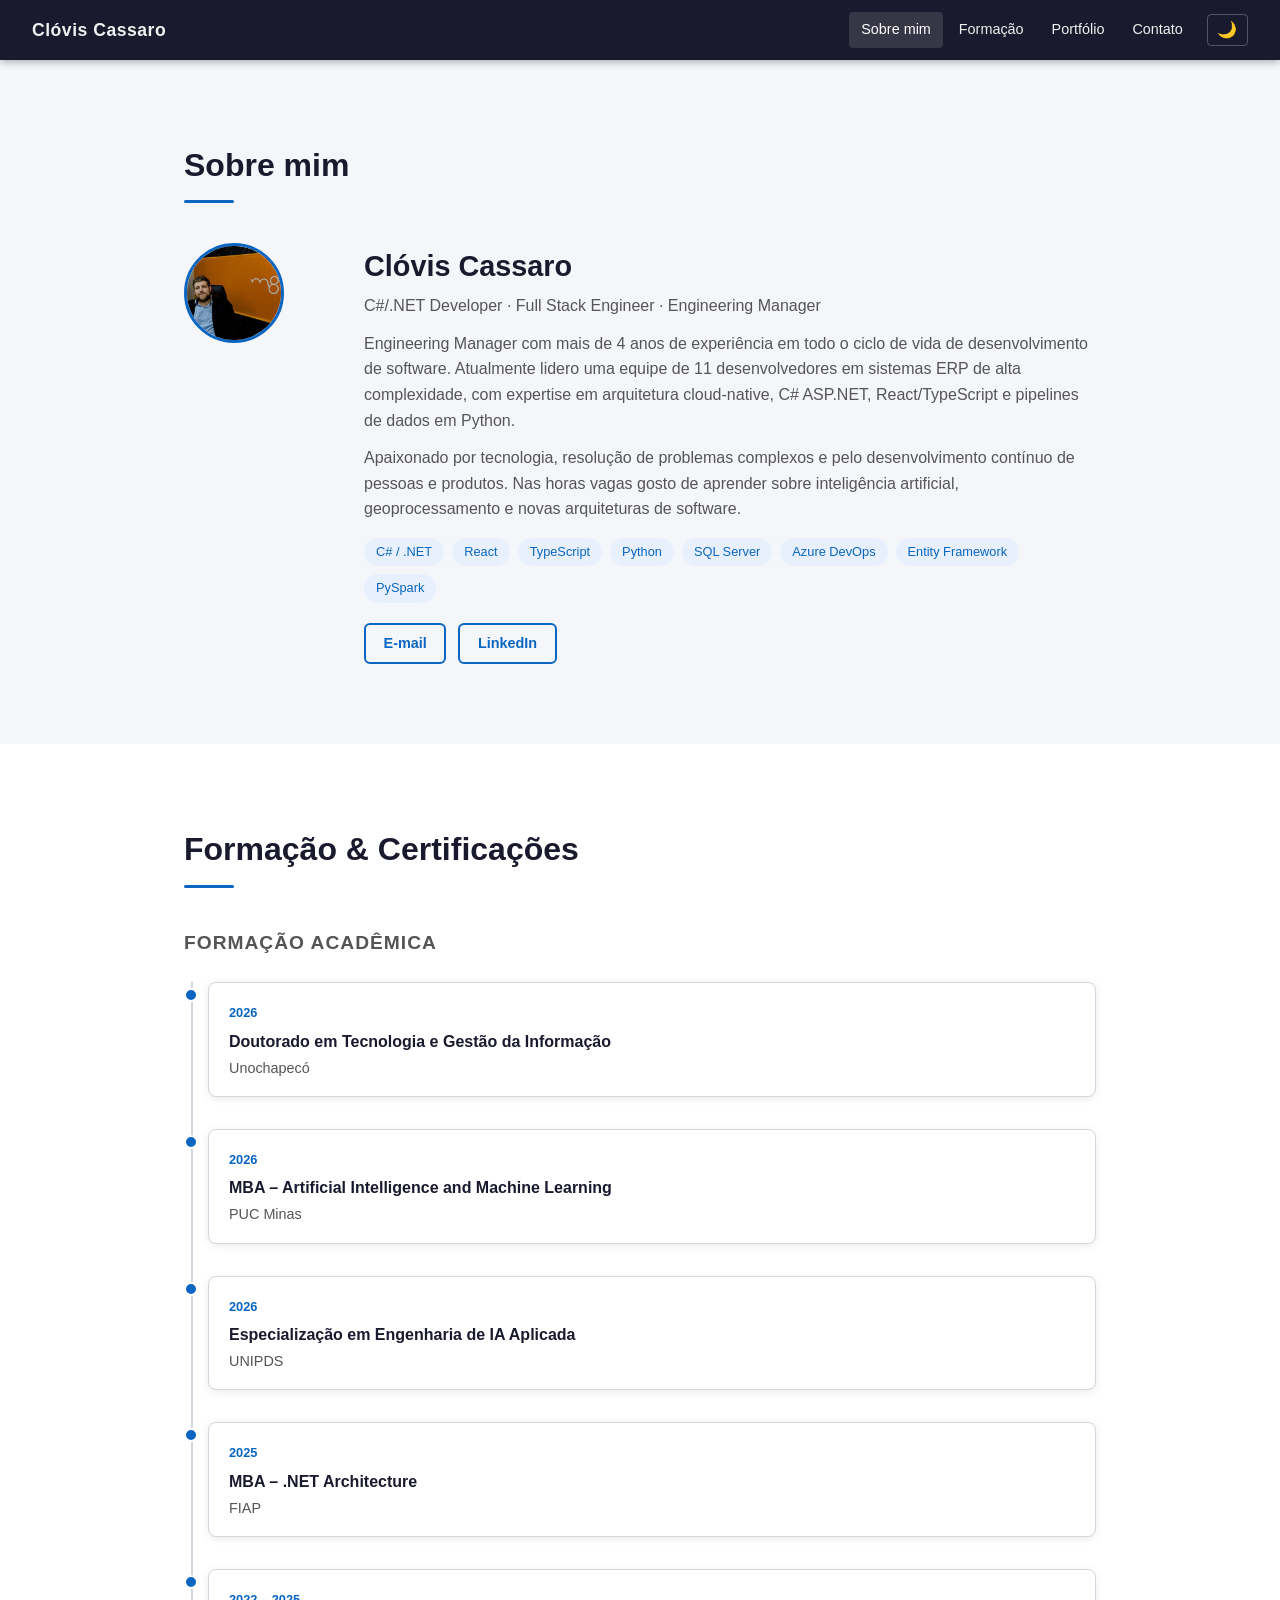
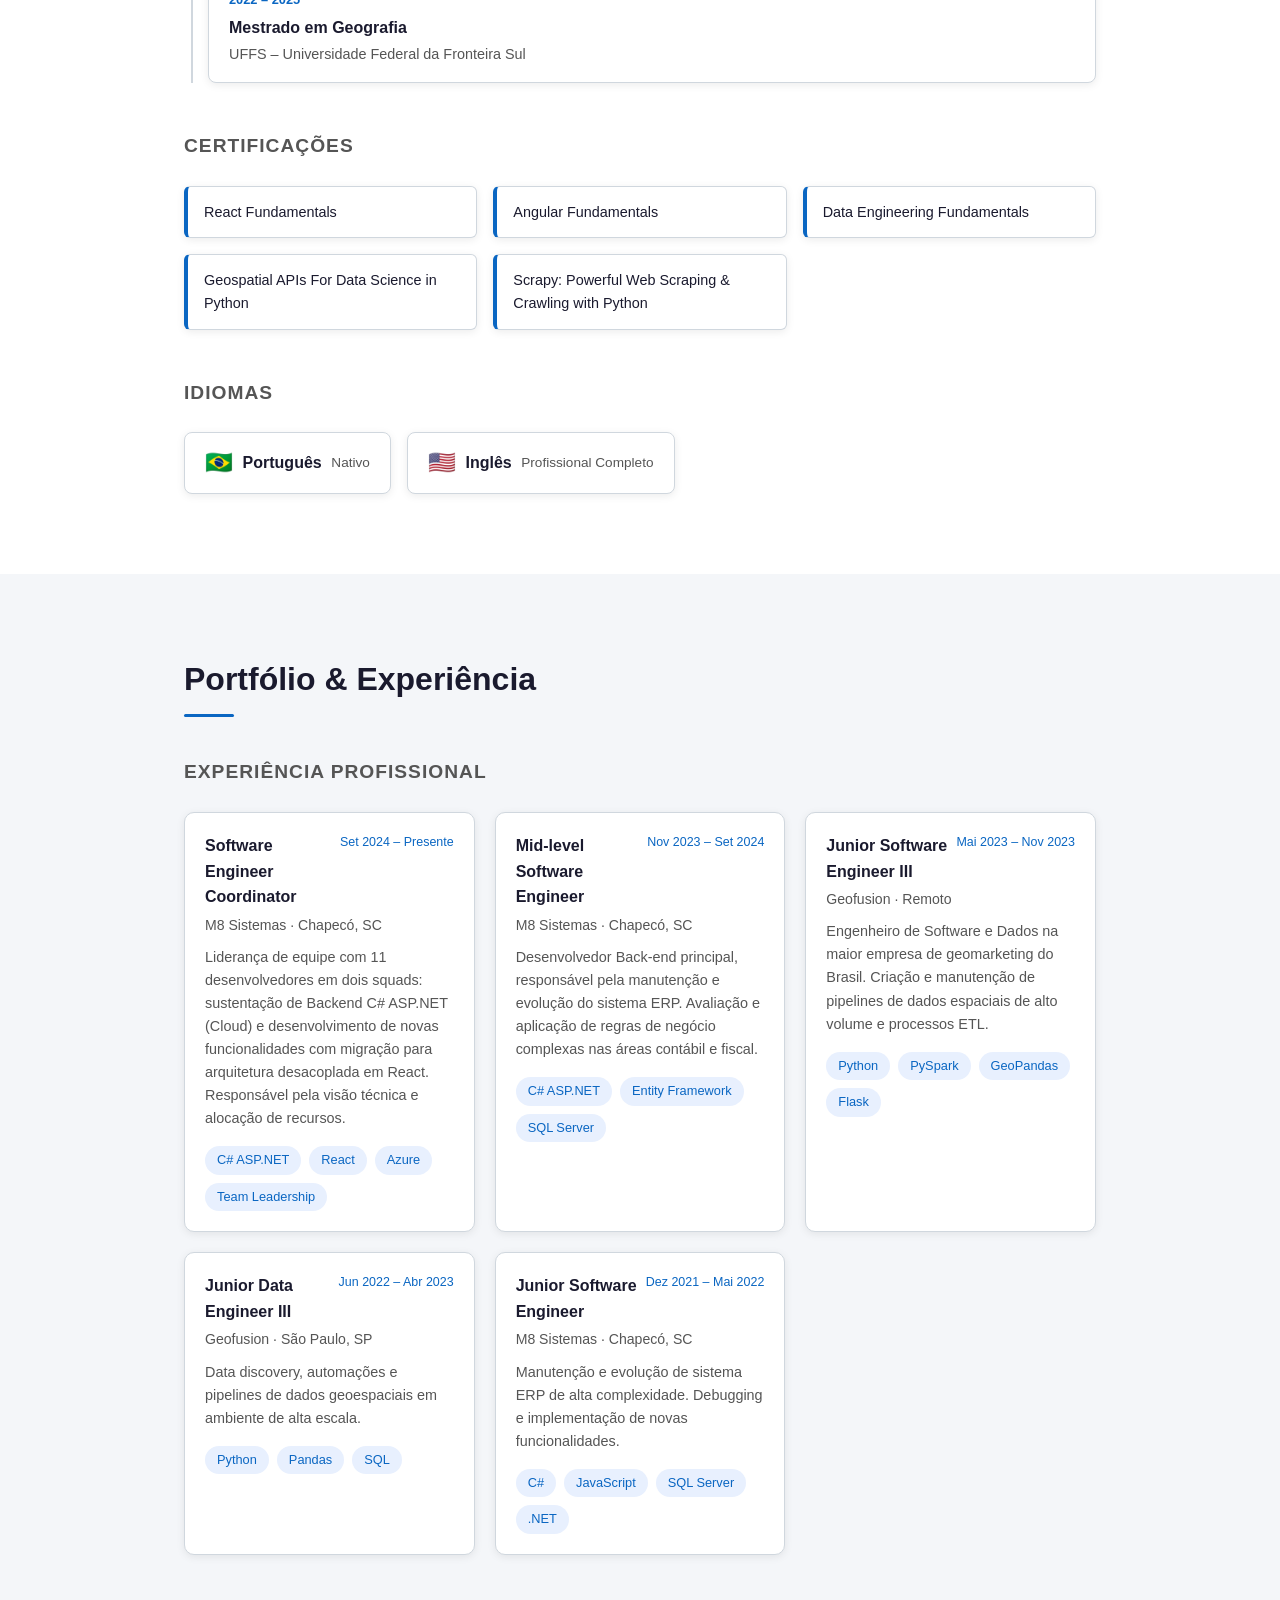
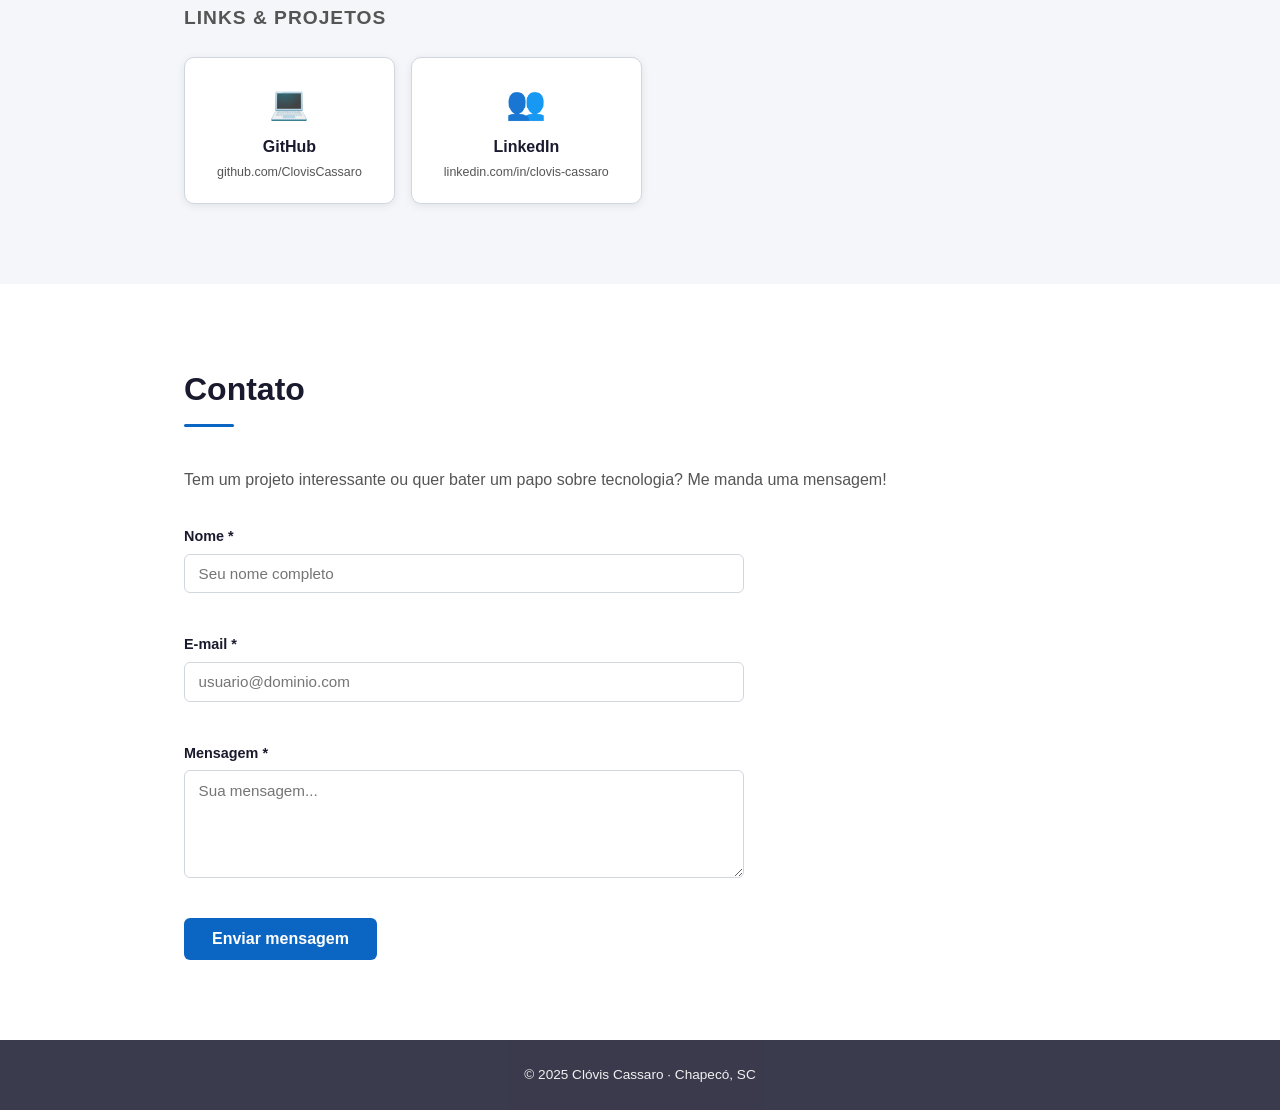
<file: index.html>
<!DOCTYPE html>
<html lang="pt-BR">
<head>
  <meta charset="UTF-8" />
  <meta name="viewport" content="width=device-width, initial-scale=1.0" />
  <title>Clóvis Cassaro | Portfolio</title>
  <link rel="stylesheet" href="css/style.css" />
</head>
<body class="light">

  <header id="header">
    <div class="nav-brand">
      <span class="brand-name">Clóvis Cassaro</span>
    </div>

    <button class="hamburger" id="hamburger" aria-label="Abrir menu">
      <span></span><span></span><span></span>
    </button>

    <nav id="nav-menu">
      <a href="#sobre" class="nav-link">Sobre mim</a>
      <a href="#formacao" class="nav-link">Formação</a>
      <a href="#portfolio" class="nav-link">Portfólio</a>
      <a href="#contato" class="nav-link">Contato</a>
      <button id="theme-toggle" class="theme-btn" aria-label="Alternar tema">
        <span id="theme-icon">🌙</span>
      </button>
    </nav>
  </header>

  <main>

    <section id="sobre" class="section">
      <div class="container">
        <h2 class="section-title">Sobre mim</h2>

        <div class="about-grid">
          <img src="imagens/foto.jpg" alt="Clóvis Cassaro" class="avatar-photo" />

          <div class="about-text">
            <h3>Clóvis Cassaro</h3>
            <p class="subtitle">C#/.NET Developer · Full Stack Engineer · Engineering Manager</p>
            <p>
              Engineering Manager com mais de 4 anos de experiência em todo o ciclo de vida
              de desenvolvimento de software. Atualmente lidero uma equipe de 11 desenvolvedores
              em sistemas ERP de alta complexidade, com expertise em arquitetura cloud-native,
              C# ASP.NET, React/TypeScript e pipelines de dados em Python.
            </p>
            <p>
              Apaixonado por tecnologia, resolução de problemas complexos e pelo desenvolvimento
              contínuo de pessoas e produtos. Nas horas vagas gosto de aprender sobre inteligência
              artificial, geoprocessamento e novas arquiteturas de software.
            </p>

            <div class="chips">
              <span class="chip">C# / .NET</span>
              <span class="chip">React</span>
              <span class="chip">TypeScript</span>
              <span class="chip">Python</span>
              <span class="chip">SQL Server</span>
              <span class="chip">Azure DevOps</span>
              <span class="chip">Entity Framework</span>
              <span class="chip">PySpark</span>
            </div>

            <div class="about-links">
              <a href="mailto:clovis_c@hotmail.com" class="btn-outline">E-mail</a>
              <a href="https://www.linkedin.com/in/clovis-cassaro" target="_blank" rel="noopener" class="btn-outline">LinkedIn</a>
            </div>
          </div>
        </div>
      </div>
    </section>

    <section id="formacao" class="section section-alt">
      <div class="container">
        <h2 class="section-title">Formação &amp; Certificações</h2>

        <h3 class="subsection-title">Formação Acadêmica</h3>
        <div class="timeline">

          <div class="timeline-item">
            <div class="timeline-dot"></div>
            <div class="timeline-content">
              <span class="timeline-date">2026</span>
              <h4>Doutorado em Tecnologia e Gestão da Informação</h4>
              <p class="institution">Unochapecó</p>
            </div>
          </div>

          <div class="timeline-item">
            <div class="timeline-dot"></div>
            <div class="timeline-content">
              <span class="timeline-date">2026</span>
              <h4>MBA – Artificial Intelligence and Machine Learning</h4>
              <p class="institution">PUC Minas</p>
            </div>
          </div>

          <div class="timeline-item">
            <div class="timeline-dot"></div>
            <div class="timeline-content">
              <span class="timeline-date">2026</span>
              <h4>Especialização em Engenharia de IA Aplicada</h4>
              <p class="institution">UNIPDS</p>
            </div>
          </div>

          <div class="timeline-item">
            <div class="timeline-dot"></div>
            <div class="timeline-content">
              <span class="timeline-date">2025</span>
              <h4>MBA – .NET Architecture</h4>
              <p class="institution">FIAP</p>
            </div>
          </div>

          <div class="timeline-item">
            <div class="timeline-dot"></div>
            <div class="timeline-content">
              <span class="timeline-date">2022 – 2025</span>
              <h4>Mestrado em Geografia</h4>
              <p class="institution">UFFS – Universidade Federal da Fronteira Sul</p>
            </div>
          </div>

        </div>

        <h3 class="subsection-title" style="margin-top: 3rem;">Certificações</h3>
        <div class="cert-grid">
          <div class="cert-card">React Fundamentals</div>
          <div class="cert-card">Angular Fundamentals</div>
          <div class="cert-card">Data Engineering Fundamentals</div>
          <div class="cert-card">Geospatial APIs For Data Science in Python</div>
          <div class="cert-card">Scrapy: Powerful Web Scraping &amp; Crawling with Python</div>
        </div>

        <h3 class="subsection-title" style="margin-top: 3rem;">Idiomas</h3>
        <div class="lang-grid">
          <div class="lang-card">
            <span class="lang-flag">🇧🇷</span>
            <span class="lang-name">Português</span>
            <span class="lang-level">Nativo</span>
          </div>
          <div class="lang-card">
            <span class="lang-flag">🇺🇸</span>
            <span class="lang-name">Inglês</span>
            <span class="lang-level">Profissional Completo</span>
          </div>
        </div>

      </div>
    </section>

    <section id="portfolio" class="section">
      <div class="container">
        <h2 class="section-title">Portfólio &amp; Experiência</h2>

        <h3 class="subsection-title">Experiência Profissional</h3>
        <div class="exp-grid">

          <div class="exp-card">
            <div class="exp-header">
              <h4>Software Engineer Coordinator</h4>
              <span class="exp-period">Set 2024 – Presente</span>
            </div>
            <p class="exp-company">M8 Sistemas · Chapecó, SC</p>
            <p>
              Liderança de equipe com 11 desenvolvedores em dois squads: sustentação de Backend
              C# ASP.NET (Cloud) e desenvolvimento de novas funcionalidades com migração para
              arquitetura desacoplada em React. Responsável pela visão técnica e alocação de recursos.
            </p>
            <div class="chips">
              <span class="chip">C# ASP.NET</span>
              <span class="chip">React</span>
              <span class="chip">Azure</span>
              <span class="chip">Team Leadership</span>
            </div>
          </div>

          <div class="exp-card">
            <div class="exp-header">
              <h4>Mid-level Software Engineer</h4>
              <span class="exp-period">Nov 2023 – Set 2024</span>
            </div>
            <p class="exp-company">M8 Sistemas · Chapecó, SC</p>
            <p>
              Desenvolvedor Back-end principal, responsável pela manutenção e evolução do sistema ERP.
              Avaliação e aplicação de regras de negócio complexas nas áreas contábil e fiscal.
            </p>
            <div class="chips">
              <span class="chip">C# ASP.NET</span>
              <span class="chip">Entity Framework</span>
              <span class="chip">SQL Server</span>
            </div>
          </div>

          <div class="exp-card">
            <div class="exp-header">
              <h4>Junior Software Engineer III</h4>
              <span class="exp-period">Mai 2023 – Nov 2023</span>
            </div>
            <p class="exp-company">Geofusion · Remoto</p>
            <p>
              Engenheiro de Software e Dados na maior empresa de geomarketing do Brasil.
              Criação e manutenção de pipelines de dados espaciais de alto volume e processos ETL.
            </p>
            <div class="chips">
              <span class="chip">Python</span>
              <span class="chip">PySpark</span>
              <span class="chip">GeoPandas</span>
              <span class="chip">Flask</span>
            </div>
          </div>

          <div class="exp-card">
            <div class="exp-header">
              <h4>Junior Data Engineer III</h4>
              <span class="exp-period">Jun 2022 – Abr 2023</span>
            </div>
            <p class="exp-company">Geofusion · São Paulo, SP</p>
            <p>
              Data discovery, automações e pipelines de dados geoespaciais em ambiente de alta escala.
            </p>
            <div class="chips">
              <span class="chip">Python</span>
              <span class="chip">Pandas</span>
              <span class="chip">SQL</span>
            </div>
          </div>

          <div class="exp-card">
            <div class="exp-header">
              <h4>Junior Software Engineer</h4>
              <span class="exp-period">Dez 2021 – Mai 2022</span>
            </div>
            <p class="exp-company">M8 Sistemas · Chapecó, SC</p>
            <p>
              Manutenção e evolução de sistema ERP de alta complexidade. Debugging e implementação
              de novas funcionalidades.
            </p>
            <div class="chips">
              <span class="chip">C#</span>
              <span class="chip">JavaScript</span>
              <span class="chip">SQL Server</span>
              <span class="chip">.NET</span>
            </div>
          </div>

        </div>

        <h3 class="subsection-title" style="margin-top: 3rem;">Links &amp; Projetos</h3>
        <div class="links-grid">
          <a href="https://github.com/ClovisCassaro" target="_blank" rel="noopener" class="project-link-card">
            <span class="project-icon">&#128187;</span>
            <span>GitHub</span>
            <span class="project-sub">github.com/ClovisCassaro</span>
          </a>
          <a href="https://www.linkedin.com/in/clovis-cassaro" target="_blank" rel="noopener" class="project-link-card">
            <span class="project-icon">&#128101;</span>
            <span>LinkedIn</span>
            <span class="project-sub">linkedin.com/in/clovis-cassaro</span>
          </a>
        </div>

      </div>
    </section>

    <section id="contato" class="section section-alt">
      <div class="container">
        <h2 class="section-title">Contato</h2>
        <p class="contact-intro">Tem um projeto interessante ou quer bater um papo sobre tecnologia? Me manda uma mensagem!</p>

        <form id="contact-form" novalidate>

          <div class="form-group">
            <label for="nome">Nome *</label>
            <input type="text" id="nome" name="nome" placeholder="Seu nome completo" autocomplete="name" />
            <span class="field-error" id="nome-error"></span>
          </div>

          <div class="form-group">
            <label for="email">E-mail *</label>
            <input type="email" id="email" name="email" placeholder="usuario@dominio.com" autocomplete="email" />
            <span class="field-error" id="email-error"></span>
          </div>

          <div class="form-group">
            <label for="mensagem">Mensagem *</label>
            <textarea id="mensagem" name="mensagem" rows="5" placeholder="Sua mensagem..."></textarea>
            <span class="field-error" id="mensagem-error"></span>
          </div>

          <button type="submit" class="btn-submit">Enviar mensagem</button>
        </form>

        <div id="success-modal" class="modal" role="dialog" aria-modal="true" aria-labelledby="modal-title">
          <div class="modal-box">
            <span class="modal-check">&#10003;</span>
            <h3 id="modal-title">Mensagem enviada com sucesso!</h3>
            <p>Obrigado pelo contato. Retornarei em breve.</p>
            <button id="modal-close" class="btn-submit">Fechar</button>
          </div>
        </div>

      </div>
    </section>

  </main>

  <footer>
    <p>&copy; 2025 Clóvis Cassaro · Chapecó, SC</p>
  </footer>

  <script src="js/script.js"></script>
</body>
</html>
</file>
<file: css/style.css>
*, *::before, *::after {
  box-sizing: border-box;
  margin: 0;
  padding: 0;
}

html {
  scroll-behavior: smooth;
  font-size: 16px;
}

body {
  font-family: 'Segoe UI', Tahoma, Geneva, Verdana, sans-serif;
  line-height: 1.6;
  transition: background-color 0.3s, color 0.3s;
}

body.light {
  --bg: #f4f6f9;
  --bg-alt: #ffffff;
  --surface: #ffffff;
  --text: #1a1a2e;
  --text-muted: #555;
  --accent: #0a66c2;
  --accent-hover: #084d93;
  --border: #d0d7de;
  --chip-bg: #e8f0fe;
  --chip-color: #0a66c2;
  --card-shadow: 0 2px 8px rgba(0,0,0,0.08);
  --nav-bg: #1a1a2e;
  --nav-text: #f0f0f0;
  --dot-color: #0a66c2;
}

body.dark {
  --bg: #0d1117;
  --bg-alt: #161b22;
  --surface: #21262d;
  --text: #e6edf3;
  --text-muted: #8b949e;
  --accent: #58a6ff;
  --accent-hover: #79b8ff;
  --border: #30363d;
  --chip-bg: #1f3a5c;
  --chip-color: #79b8ff;
  --card-shadow: 0 2px 8px rgba(0,0,0,0.4);
  --nav-bg: #010409;
  --nav-text: #e6edf3;
  --dot-color: #58a6ff;
}

body {
  background-color: var(--bg);
  color: var(--text);
}

.container {
  max-width: 960px;
  margin: 0 auto;
  padding: 0 1.5rem;
}

.section {
  padding: 5rem 0;
}

.section-alt {
  background-color: var(--bg-alt);
}

#header {
  position: fixed;
  top: 0;
  left: 0;
  right: 0;
  z-index: 1000;
  display: flex;
  align-items: center;
  justify-content: space-between;
  padding: 0 2rem;
  height: 60px;
  background-color: var(--nav-bg);
  box-shadow: 0 2px 8px rgba(0,0,0,0.3);
}

main {
  padding-top: 60px;
}

.brand-name {
  color: var(--nav-text);
  font-size: 1.1rem;
  font-weight: 700;
  letter-spacing: 0.5px;
}

#nav-menu {
  display: flex;
  align-items: center;
  gap: 0.25rem;
}

.nav-link {
  color: var(--nav-text);
  text-decoration: none;
  padding: 0.4rem 0.75rem;
  border-radius: 4px;
  font-size: 0.9rem;
  transition: background-color 0.2s, color 0.2s;
}

.nav-link:hover,
.nav-link.active {
  background-color: rgba(255,255,255,0.12);
  color: #ffffff;
}

.theme-btn {
  background: none;
  border: 1px solid rgba(255,255,255,0.25);
  color: var(--nav-text);
  border-radius: 4px;
  padding: 0.35rem 0.6rem;
  cursor: pointer;
  font-size: 1rem;
  margin-left: 0.5rem;
  transition: background-color 0.2s;
}

.theme-btn:hover {
  background-color: rgba(255,255,255,0.12);
}

.hamburger {
  display: none;
  flex-direction: column;
  justify-content: space-between;
  width: 26px;
  height: 18px;
  background: none;
  border: none;
  cursor: pointer;
  padding: 0;
}

.hamburger span {
  display: block;
  height: 2px;
  background-color: var(--nav-text);
  border-radius: 2px;
  transition: all 0.3s;
}

.section-title {
  font-size: 2rem;
  font-weight: 700;
  margin-bottom: 2.5rem;
  position: relative;
  padding-bottom: 0.75rem;
}

.section-title::after {
  content: '';
  position: absolute;
  bottom: 0;
  left: 0;
  width: 50px;
  height: 3px;
  background-color: var(--accent);
  border-radius: 2px;
}

.subsection-title {
  font-size: 1.2rem;
  font-weight: 600;
  color: var(--text-muted);
  text-transform: uppercase;
  letter-spacing: 1px;
  margin-bottom: 1.5rem;
}

.about-grid {
  display: grid;
  grid-template-columns: 140px 1fr;
  gap: 2.5rem;
  align-items: start;
}

.avatar-photo {
  display: block;
  width: 100px;
  height: 100px;
  max-width: 100px;
  border-radius: 50%;
  object-fit: cover;
  object-position: center top;
  border: 3px solid var(--accent);
  flex-shrink: 0;
}

.about-text h3 {
  font-size: 1.8rem;
  font-weight: 700;
  margin-bottom: 0.25rem;
}

.subtitle {
  color: var(--accent);
  font-weight: 500;
  margin-bottom: 1rem;
  font-size: 1rem;
}

.about-text p {
  color: var(--text-muted);
  margin-bottom: 0.75rem;
}

.chips {
  display: flex;
  flex-wrap: wrap;
  gap: 0.5rem;
  margin-top: 1rem;
}

.chip {
  background-color: var(--chip-bg);
  color: var(--chip-color);
  border-radius: 20px;
  padding: 0.25rem 0.75rem;
  font-size: 0.8rem;
  font-weight: 500;
}

.about-links {
  display: flex;
  gap: 0.75rem;
  margin-top: 1.25rem;
}

.btn-outline {
  display: inline-block;
  padding: 0.45rem 1.1rem;
  border: 2px solid var(--accent);
  color: var(--accent);
  border-radius: 6px;
  text-decoration: none;
  font-size: 0.9rem;
  font-weight: 600;
  transition: background-color 0.2s, color 0.2s;
}

.btn-outline:hover {
  background-color: var(--accent);
  color: #fff;
}

.timeline {
  position: relative;
  padding-left: 1.5rem;
}

.timeline::before {
  content: '';
  position: absolute;
  left: 7px;
  top: 0;
  bottom: 0;
  width: 2px;
  background-color: var(--border);
}

.timeline-item {
  position: relative;
  margin-bottom: 2rem;
}

.timeline-dot {
  position: absolute;
  left: -1.5rem;
  top: 6px;
  width: 14px;
  height: 14px;
  border-radius: 50%;
  background-color: var(--dot-color);
  border: 2px solid var(--bg-alt);
  z-index: 1;
}

.timeline-content {
  background-color: var(--surface);
  border: 1px solid var(--border);
  border-radius: 8px;
  padding: 1rem 1.25rem;
  box-shadow: var(--card-shadow);
}

.timeline-date {
  font-size: 0.8rem;
  color: var(--accent);
  font-weight: 600;
}

.timeline-content h4 {
  font-size: 1rem;
  font-weight: 600;
  margin: 0.25rem 0 0.15rem;
}

.institution {
  color: var(--text-muted);
  font-size: 0.9rem;
}

.cert-grid {
  display: grid;
  grid-template-columns: repeat(auto-fill, minmax(220px, 1fr));
  gap: 1rem;
}

.cert-card {
  background-color: var(--surface);
  border: 1px solid var(--border);
  border-left: 4px solid var(--accent);
  border-radius: 6px;
  padding: 0.85rem 1rem;
  font-size: 0.9rem;
  font-weight: 500;
  box-shadow: var(--card-shadow);
}

.lang-grid {
  display: flex;
  gap: 1rem;
  flex-wrap: wrap;
}

.lang-card {
  display: flex;
  align-items: center;
  gap: 0.6rem;
  background-color: var(--surface);
  border: 1px solid var(--border);
  border-radius: 8px;
  padding: 0.75rem 1.25rem;
  box-shadow: var(--card-shadow);
}

.lang-flag { font-size: 1.4rem; }
.lang-name { font-weight: 600; }
.lang-level { color: var(--text-muted); font-size: 0.85rem; }

.exp-grid {
  display: grid;
  grid-template-columns: repeat(auto-fill, minmax(280px, 1fr));
  gap: 1.25rem;
}

.exp-card {
  background-color: var(--surface);
  border: 1px solid var(--border);
  border-radius: 10px;
  padding: 1.25rem;
  box-shadow: var(--card-shadow);
  transition: transform 0.2s, box-shadow 0.2s;
}

.exp-card:hover {
  transform: translateY(-3px);
  box-shadow: 0 8px 20px rgba(0,0,0,0.12);
}

.exp-header {
  display: flex;
  justify-content: space-between;
  align-items: flex-start;
  gap: 0.5rem;
  margin-bottom: 0.25rem;
}

.exp-header h4 {
  font-size: 1rem;
  font-weight: 700;
}

.exp-period {
  font-size: 0.78rem;
  color: var(--accent);
  white-space: nowrap;
  font-weight: 500;
}

.exp-company {
  color: var(--text-muted);
  font-size: 0.88rem;
  margin-bottom: 0.6rem;
}

.exp-card p:not(.exp-company) {
  font-size: 0.9rem;
  color: var(--text-muted);
  margin-bottom: 0.75rem;
}

.links-grid {
  display: flex;
  gap: 1rem;
  flex-wrap: wrap;
}

.project-link-card {
  display: flex;
  flex-direction: column;
  align-items: center;
  gap: 0.25rem;
  background-color: var(--surface);
  border: 1px solid var(--border);
  border-radius: 10px;
  padding: 1.25rem 2rem;
  text-decoration: none;
  color: var(--text);
  font-weight: 600;
  box-shadow: var(--card-shadow);
  transition: transform 0.2s, border-color 0.2s;
  min-width: 160px;
  text-align: center;
}

.project-link-card:hover {
  transform: translateY(-3px);
  border-color: var(--accent);
  color: var(--accent);
}

.project-icon { font-size: 2rem; }
.project-sub { font-size: 0.78rem; color: var(--text-muted); font-weight: 400; }

.contact-intro {
  color: var(--text-muted);
  margin-bottom: 2rem;
  font-size: 1rem;
}

#contact-form {
  max-width: 560px;
  display: flex;
  flex-direction: column;
  gap: 1.25rem;
}

.form-group {
  display: flex;
  flex-direction: column;
  gap: 0.35rem;
}

.form-group label {
  font-size: 0.9rem;
  font-weight: 600;
}

.form-group input,
.form-group textarea {
  background-color: var(--surface);
  border: 1px solid var(--border);
  color: var(--text);
  border-radius: 6px;
  padding: 0.65rem 0.85rem;
  font-size: 0.95rem;
  font-family: inherit;
  outline: none;
  transition: border-color 0.2s, box-shadow 0.2s;
  resize: vertical;
}

.form-group input:focus,
.form-group textarea:focus {
  border-color: var(--accent);
  box-shadow: 0 0 0 3px rgba(10, 102, 194, 0.15);
}

.form-group input.invalid,
.form-group textarea.invalid {
  border-color: #cf222e;
}

.field-error {
  color: #cf222e;
  font-size: 0.82rem;
  min-height: 1.1em;
}

.btn-submit {
  background-color: var(--accent);
  color: #fff;
  border: none;
  border-radius: 6px;
  padding: 0.75rem 1.75rem;
  font-size: 1rem;
  font-weight: 600;
  cursor: pointer;
  transition: background-color 0.2s, transform 0.1s;
  align-self: flex-start;
}

.btn-submit:hover {
  background-color: var(--accent-hover);
}

.btn-submit:active {
  transform: scale(0.97);
}

.modal {
  display: none;
  position: fixed;
  inset: 0;
  background-color: rgba(0,0,0,0.55);
  z-index: 2000;
  align-items: center;
  justify-content: center;
}

.modal.open {
  display: flex;
}

.modal-box {
  background-color: var(--surface);
  border-radius: 12px;
  padding: 2.5rem 2rem;
  max-width: 380px;
  width: 90%;
  text-align: center;
  box-shadow: 0 8px 32px rgba(0,0,0,0.25);
}

.modal-check {
  display: block;
  font-size: 3rem;
  color: #2da44e;
  margin-bottom: 0.5rem;
}

.modal-box h3 {
  font-size: 1.3rem;
  margin-bottom: 0.5rem;
}

.modal-box p {
  color: var(--text-muted);
  margin-bottom: 1.5rem;
  font-size: 0.95rem;
}

footer {
  background-color: var(--nav-bg);
  color: var(--nav-text);
  text-align: center;
  padding: 1.5rem;
  font-size: 0.85rem;
  opacity: 0.85;
}

@media (max-width: 680px) {
  .hamburger { display: flex; }

  #nav-menu {
    display: none;
    position: fixed;
    top: 60px;
    left: 0;
    right: 0;
    background-color: var(--nav-bg);
    flex-direction: column;
    padding: 1rem;
    gap: 0.5rem;
    border-top: 1px solid rgba(255,255,255,0.1);
  }

  #nav-menu.open { display: flex; }

  .nav-link { width: 100%; padding: 0.6rem 1rem; }
  .theme-btn { width: 100%; margin-left: 0; padding: 0.5rem; }

  .about-grid {
    grid-template-columns: 1fr;
    text-align: center;
  }

  .avatar-photo { margin: 0 auto; }
  .about-links { justify-content: center; }
  .chips { justify-content: center; }
  .section-title::after { left: 50%; transform: translateX(-50%); }

  .btn-submit { width: 100%; }
}
</file>
